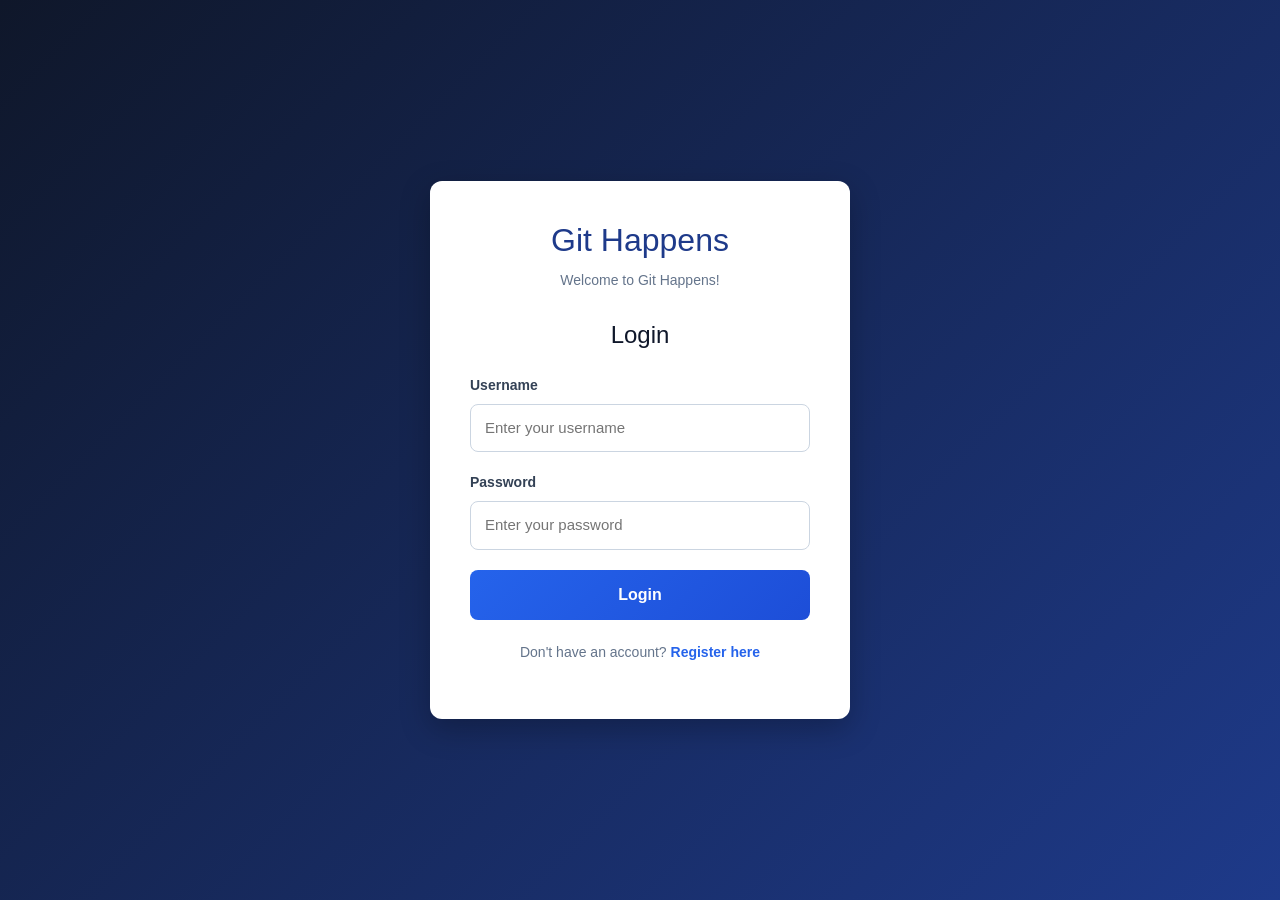
<file: frontend/index.html>
<!DOCTYPE html>
<html lang="en">

<head>
    <meta charset="UTF-8">
    <meta name="viewport" content="width=device-width, initial-scale=1.0">

    <title>Git Happens | Login</title>

    <link href="https://cdn.jsdelivr.net/npm/bootstrap@5.3.3/dist/css/bootstrap.min.css" rel="stylesheet">

    <link rel="stylesheet" href="style.css">
</head>

<body>

    <main class="auth-container container-fluid px-3 px-sm-4">
        <div class="auth-box mx-auto">

            <h1>Git Happens</h1>
            <p class="subtitle">Welcome to Git Happens!</p>

            <!-- Login Section -->
            <section id="login-section">
                <h2>Login</h2>

                <form id="login-form">

                    <div class="auth-input-group">
                        <label for="login-username">Username</label>
                        <input type="text" id="login-username" name="username" placeholder="Enter your username"
                            autocomplete="username" required>
                    </div>

                    <div class="auth-input-group">
                        <label for="login-password">Password</label>
                        <input type="password" id="login-password" name="password" placeholder="Enter your password"
                            autocomplete="current-password" required>
                    </div>

                    <button type="submit" class="auth-button">
                        Login
                    </button>

                </form>

                <p class="switch-text">
                    Don't have an account?
                    <a href="#" id="show-register">Register here</a>
                </p>
            </section>

            <!-- Registration Section -->
            <section id="register-section" hidden>
                <h2>Create an Account</h2>

                <form id="register-form">

                    <div class="auth-input-group">
                        <label for="register-username">Username</label>
                        <input type="text" id="register-username" name="username" placeholder="Choose a username"
                            autocomplete="username" required>
                    </div>

                    <div class="auth-input-group">
                        <label for="register-email">Email</label>
                        <input type="email" id="register-email" name="email" placeholder="Enter your email"
                            autocomplete="email" required>
                    </div>

                    <div class="auth-input-group">
                        <label for="register-password">Password</label>
                        <input type="password" id="register-password" name="password" placeholder="Create a password"
                            autocomplete="new-password" required>
                    </div>

                    <div class="auth-input-group">
                        <label for="confirm-password">Confirm Password</label>
                        <input type="password" id="confirm-password" name="confirmPassword"
                            placeholder="Confirm your password" autocomplete="new-password" required>
                    </div>

                    <button type="submit" class="auth-button">
                        Register
                    </button>

                </form>

                <p class="switch-text">
                    Already have an account?
                    <a href="#" id="show-login">Login here</a>
                </p>
            </section>

            <!-- Authentication Messages -->
            <p id="auth-message" role="status" aria-live="polite"></p>

        </div>
    </main>

    <script src="script.js"></script>

</body>

</html>
</file>
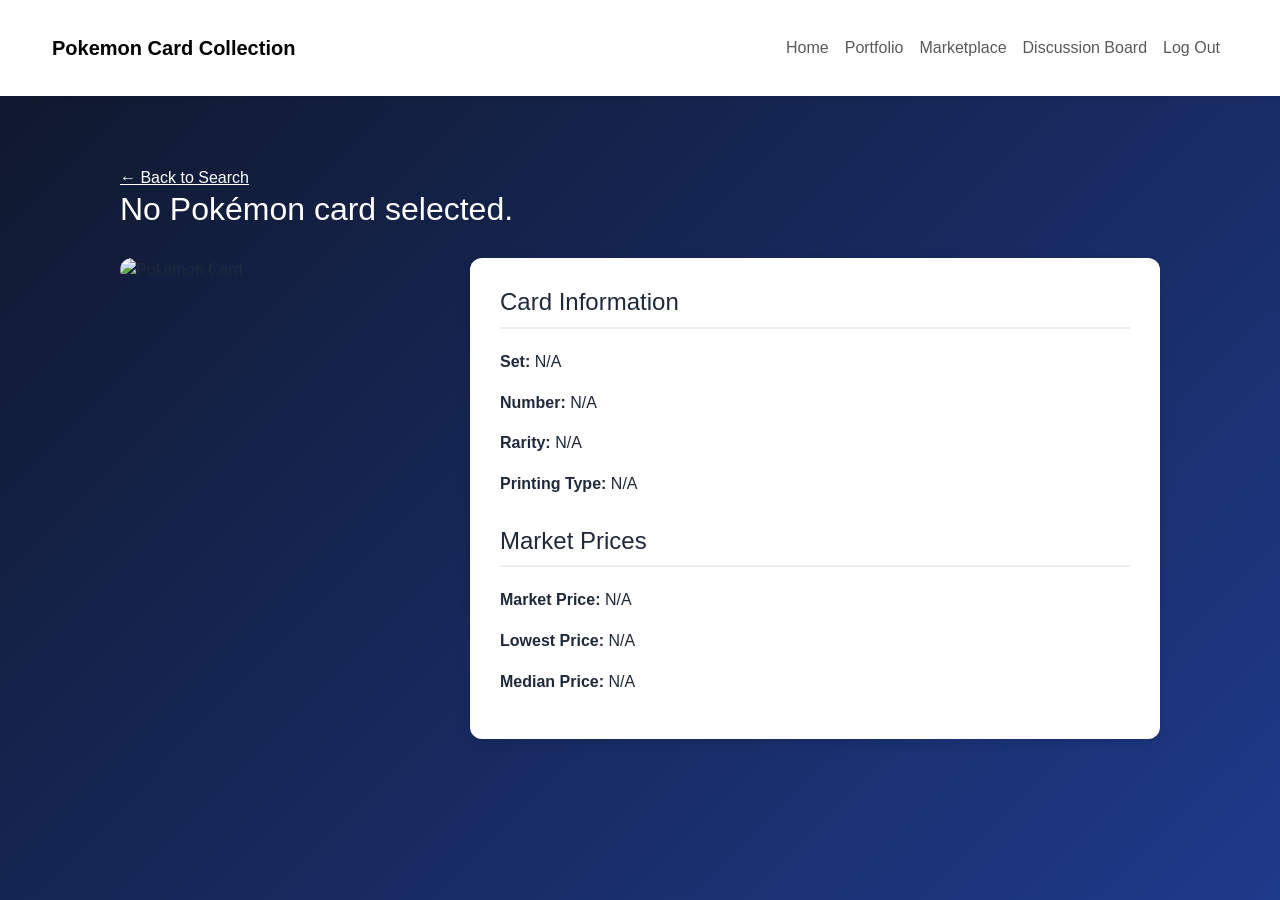
<file: frontend/cardDetails.html>
<!DOCTYPE html>
<html lang="en">

<head>
    <meta charset="UTF-8">
    <meta name="viewport" content="width=device-width, initial-scale=1.0">
    <title>Pokémon Card Details</title>
    <link href="https://cdn.jsdelivr.net/npm/bootstrap@5.3.3/dist/css/bootstrap.min.css" rel="stylesheet">
    <link rel="stylesheet" href="style.css">
</head>

<body>

    <!-- Responsive Bootstrap Navigation -->
<header class="site-header">
    <nav class="navbar navbar-expand-lg navbar-light">
        <div class="container-fluid">

            <!-- Website Brand -->
            <a class="navbar-brand fw-bold" href="homePage.html">
                Pokemon Card Collection
            </a>

            <!-- Mobile Hamburger Button -->
            <button class="navbar-toggler" type="button"
                    data-bs-toggle="collapse"
                    data-bs-target="#mainNavbar"
                    aria-controls="mainNavbar"
                    aria-expanded="false"
                    aria-label="Toggle navigation">
                <span class="navbar-toggler-icon"></span>
            </button>

            <!-- Navigation Links -->
            <div class="collapse navbar-collapse" id="mainNavbar">
                <ul class="navbar-nav ms-auto">

                    <li class="nav-item">
                        <a class="nav-link" href="homePage.html">Home</a>
                    </li>

                    <li class="nav-item">
                        <a class="nav-link" href="collection.html">Portfolio</a>
                    </li>

                    <li class="nav-item">
                        <a class="nav-link" href="marketPlace.html">Marketplace</a>
                    </li>

                    <li class="nav-item">
                        <a class="nav-link" href="discussion.html">Discussion Board</a>
                    </li>

                    <li class="nav-item">
                        <a class="nav-link" href="index.html" id="logout-link">Log Out</a>
                    </li>

                </ul>
            </div>

        </div>
    </nav>
</header>

    <main class="card-details-container">

        <a href="homePage.html" id="back-to-search">← Back to Search</a>

        <h1 id="card-name">Card Details</h1>

        <div class="card-details-content">

            <img id="card-image" alt="Pokémon Card">

            <div class="card-information">

                <h2>Card Information</h2>

                <p><strong>Set:</strong> <span id="card-set">N/A</span></p>
                <p><strong>Number:</strong> <span id="card-number">N/A</span></p>
                <p><strong>Rarity:</strong> <span id="card-rarity">N/A</span></p>
                <p><strong>Printing Type:</strong> <span id="card-printing">N/A</span></p>

                <h2>Market Prices</h2>

                <p><strong>Market Price:</strong> <span id="market-price">N/A</span></p>
                <p><strong>Lowest Price:</strong> <span id="lowest-price">N/A</span></p>
                <p><strong>Median Price:</strong> <span id="median-price">N/A</span></p>

            </div>

        </div>

    </main>

    <script src="https://cdn.jsdelivr.net/npm/bootstrap@5.3.3/dist/js/bootstrap.bundle.min.js"></script>
    <script src="cardDetails.js"></script>

</body>

</html>
</file>
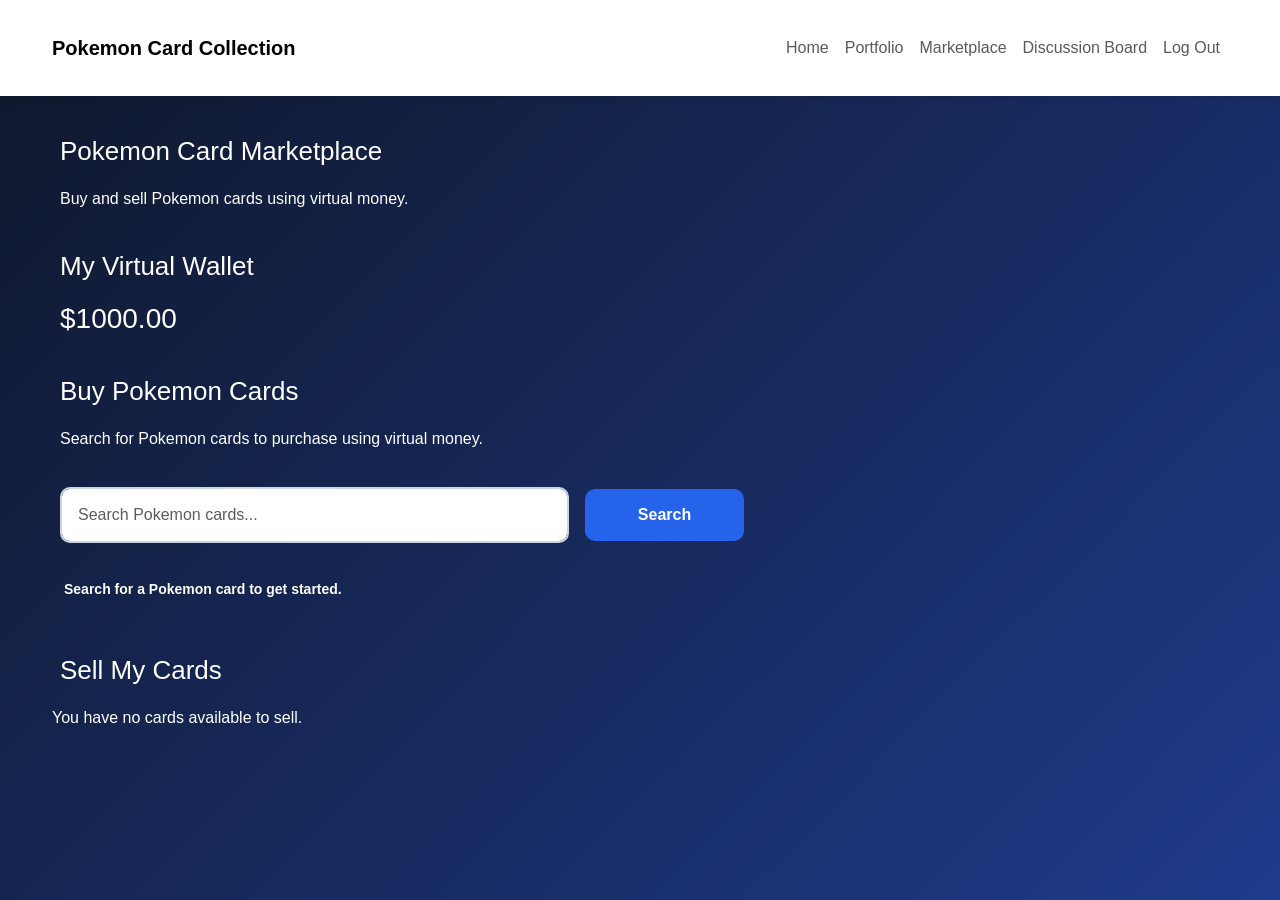
<file: frontend/marketPlace.html>
<!DOCTYPE html>
<html lang="en">

<head>
    <meta charset="UTF-8">
    <meta name="viewport" content="width=device-width, initial-scale=1.0">

    <title>Git Happens | Marketplace</title>

    <!-- Bootstrap 5.3 CSS -->
    <link href="https://cdn.jsdelivr.net/npm/bootstrap@5.3.3/dist/css/bootstrap.min.css" rel="stylesheet">

    <!-- Custom CSS -->
    <link rel="stylesheet" href="style.css">
</head>

<body>
    <!-- Responsive Bootstrap Navigation -->
    <header class="site-header">
        <nav class="navbar navbar-expand-lg navbar-light">
            <div class="container-fluid">

                <!-- Website Brand -->
                <a class="navbar-brand fw-bold" href="homePage.html">
                    Pokemon Card Collection
                </a>

                <!-- Mobile Hamburger Button -->
                <button class="navbar-toggler" type="button" data-bs-toggle="collapse" data-bs-target="#mainNavbar"
                    aria-controls="mainNavbar" aria-expanded="false" aria-label="Toggle navigation">
                    <span class="navbar-toggler-icon"></span>
                </button>

                <!-- Navigation Links -->
                <div class="collapse navbar-collapse" id="mainNavbar">
                    <ul class="navbar-nav ms-auto">

                        <li class="nav-item">
                            <a class="nav-link" href="homePage.html">Home</a>
                        </li>

                        <li class="nav-item">
                            <a class="nav-link" href="collection.html">Portfolio</a>
                        </li>

                        <li class="nav-item">
                            <a class="nav-link" href="marketPlace.html">Marketplace</a>
                        </li>

                        <li class="nav-item">
                            <a class="nav-link" href="discussion.html">Discussion Board</a>
                        </li>

                        <li class="nav-item">
                            <a class="nav-link" href="index.html" id="logout-link">Log Out</a>
                        </li>

                    </ul>
                </div>

            </div>
        </nav>
    </header>

    <main class="homepage-container">
        <section>
            <h2>Pokemon Card Marketplace</h2>
            <p>Buy and sell Pokemon cards using virtual money.</p>
        </section>

        <section>
            <h2>My Virtual Wallet</h2>
            <h3 id="wallet-balance">$0.00</h3>
        </section>


        <section>
            <h2>Buy Pokemon Cards</h2>
            <p>Search for Pokemon cards to purchase using virtual money.</p>

            <!-- Responsive Marketplace Search Form -->
            <form id="marketplace-search-form" class="row g-3 align-items-center">

                <div class="col-12 col-sm-9">
                    <input type="text" id="marketplace-search" class="form-control"
                        placeholder="Search Pokemon cards..." required>
                </div>

                <div class="col-12 col-sm-3">
                    <button type="submit" class="btn btn-primary w-100">
                        Search
                    </button>
                </div>

            </form>

            <p id="marketplace-message"></p>

            <div id="marketplace-cards" class="row g-3">
                <p>Search for a Pokemon card to get started.</p>
            </div>
        </section>


        <section>
            <h2>Sell My Cards</h2>
            <div id="sell-cards" class="row g-3">
                <p>Your collection will appear here.</p>
            </div>
        </section>

    </main>
    <!-- Bootstrap JavaScript -->
    <script src="https://cdn.jsdelivr.net/npm/bootstrap@5.3.3/dist/js/bootstrap.bundle.min.js"></script>

    <!-- Marketplace JavaScript -->
    <script src="marketPlace.js"></script>
</body>

</html>
</file>
<file: frontend/style.css>
/* General Page Styling */
* {
    margin: 0;
    padding: 0;
    box-sizing: border-box;
}

body {
    font-family: Arial, Helvetica, sans-serif;
    background: linear-gradient(135deg, #0f172a, #1e3a8a);
    min-height: 100vh;
    color: #1e293b;
}

/* Authentication Page Layout */
.auth-container {
    display: flex;
    justify-content: center;
    align-items: center;
    min-height: 100vh;
    padding: 20px;
}

/* Login and Registration Card */
.auth-box {
    background-color: #ffffff;
    width: 100%;
    max-width: 420px;
    padding: 40px;
    border-radius: 12px;
    box-shadow: 0 10px 30px rgba(0, 0, 0, 0.25);
    text-align: center;
}

/* Website Title */
.auth-box h1 {
    font-size: 32px;
    color: #1e3a8a;
    margin-bottom: 10px;
}

.subtitle {
    font-size: 14px;
    color: #64748b;
    margin-bottom: 30px;
}

/* Form Headings */
.auth-box h2 {
    font-size: 24px;
    margin-bottom: 25px;
    color: #0f172a;
}

/* Input Groups */
.auth-input-group {
    text-align: left;
    margin-bottom: 20px;
}

.auth-input-group label {
    display: block;
    font-size: 14px;
    font-weight: 600;
    margin-bottom: 8px;
    color: #334155;
}

/* Username and Password Fields */
.auth-input-group input {
    display: block;
    width: 100%;
    padding: 12px 14px;
    border: 1px solid #cbd5e1;
    border-radius: 8px;
    font-size: 15px;
    outline: none;
    transition: border-color 0.2s ease;
}

.auth-input-group input:focus {
    border-color: #2563eb;
    box-shadow: 0 0 0 3px rgba(37, 99, 235, 0.12);
}

/* Login and Register Buttons */
.auth-button {
    width: 100%;
    padding: 13px;
    background: linear-gradient(135deg, #2563eb, #1d4ed8);
    color: white;
    border: none;
    border-radius: 8px;
    font-size: 16px;
    font-weight: 600;
    cursor: pointer;
    transition: background 0.2s ease, transform 0.2s ease;
}

.auth-button:hover {
    background: #1e40af;
    transform: translateY(-1px);
}

.auth-button:active {
    transform: translateY(0);
}

/* Login / Register Navigation */
.switch-text {
    margin-top: 22px;
    font-size: 14px;
    color: #64748b;
}

.switch-text a {
    color: #2563eb;
    font-weight: 600;
    text-decoration: none;
}

.switch-text a:hover {
    text-decoration: underline;
}

/* Authentication Messages */
#auth-message {
    margin-top: 15px;
    font-size: 14px;
    font-weight: 500;
}

#auth-message:empty {
    display: none;
}

/* Hide Inactive Sections */
[hidden] {
    display: none !important;
}

/* Mobile Responsive Styling */
@media (max-width: 480px) {
    .auth-box {
        padding: 28px 22px;
    }

    .auth-box h1 {
        font-size: 28px;
    }

    .auth-box h2 {
        font-size: 21px;
    }
}

/* Homepage Header */
.site-header {
    background-color: #ffffff;
    padding: 20px 40px;
    box-shadow: 0 2px 10px rgba(0, 0, 0, 0.1);
}

/* Header Layout */
.header-container {
    max-width: 1200px;
    margin: 0 auto;
    display: flex;
    justify-content: space-between;
    align-items: center;
    gap: 20px;
}

/* Website Title */
.site-brand h1 {
    font-size: 24px;
    color: #1e3a8a;
}

/* Navigation Links */
.site-nav {
    display: flex;
    align-items: center;
    gap: 25px;
}

.site-nav a {
    color: #334155;
    text-decoration: none;
    font-size: 15px;
    font-weight: 600;
}

.site-nav a:hover {
    color: #2563eb;
}

/* Main Homepage Container */
.homepage-container {
    max-width: 1200px;
    margin: 40px auto;
    padding: 0 20px;
}

/* Mobile Header */
@media (max-width: 600px) {
    .site-header {
        padding: 20px;
    }

    .header-container {
        flex-direction: column;
        text-align: center;
    }

    .site-nav {
        justify-content: center;
    }
}


/* Homepage Content */
.homepage-container {
    max-width: 1200px;
    margin: 40px auto;
    padding: 0 20px;
    color: #ffffff;
}

/* Homepage Sections */
.homepage-container section {
    margin-bottom: 40px;
}

/* Section Headings */
.homepage-container h2 {
    font-size: 26px;
    color: #ffffff;
    margin-bottom: 20px;
}

/* Collection Value */
#collection-value {
    font-size: 32px;
    color: #facc15;
    margin-top: 10px;
}


/* Pokemon Search Form */
#card-search-form {
    display: flex;
    align-items: center;
    gap: 12px;
    width: 100%;
    max-width: 700px;
    margin-top: 20px;
}

/* Search Input */
#pokemon-search {
    flex: 1;
    min-width: 0;
    padding: 16px 20px;
    font-size: 16px;
    border: 2px solid #cbd5e1;
    border-radius: 10px;
    outline: none;
    background-color: #ffffff;
    color: #0f172a;
}

/* Highlight Input When Selected */
#pokemon-search:focus {
    border-color: #3b82f6;
    box-shadow: 0 0 0 3px rgba(59, 130, 246, 0.2);
}

/* Search Button */
#card-search-form button {
    padding: 16px 28px;
    background-color: #2563eb;
    color: white;
    border: none;
    border-radius: 10px;
    font-size: 16px;
    font-weight: 600;
    cursor: pointer;
}

/* Button Hover Effect */
#card-search-form button:hover {
    background-color: #1d4ed8;
}

/* Mobile Search Bar */
@media (max-width: 480px) {
    #card-search-form {
        flex-direction: column;
        align-items: stretch;
    }

    #card-search-form button {
        width: 100%;
    }
}


/* Pokemon Search Results Grid */
/* Bootstrap Responsive Search Results */
#card-results {
    margin-top: 25px;
}

/* Individual Search Result Cards */
/* Individual Bootstrap Card Columns */
#card-results>div {
    background-color: #ffffff;
    background-clip: content-box;
    border-radius: 12px;
    text-align: center;
    color: #0f172a;
    box-shadow: none;
    min-width: 0;
}

/* Content spacing inside each card */
#card-results>div>h3 {
    padding: 20px 12px 0;
}

#card-results>div>img {
    padding: 0 12px;
}

#card-results>div>button {
    width: calc(100% - 24px);
    margin: 0 12px 12px;
}

/* Pokemon Card Images */
#card-results img {
    width: 100%;
    max-width: 180px;
    height: 250px;
    object-fit: contain;
    display: block;
    margin: 0 auto 15px;
}

/* Pokemon Card Names */
#card-results h3 {
    font-size: 18px;
    margin-bottom: 12px;
    color: #1e293b;
}

/* Add to Collection Buttons */
#card-results button {
    width: 100%;
    padding: 12px;
    background-color: #2563eb;
    color: #ffffff;
    border: none;
    border-radius: 8px;
    font-size: 14px;
    font-weight: 600;
    cursor: pointer;
}

/* Button Hover Effect */
#card-results button:hover {
    background-color: #1d4ed8;
}

/* Discussion Board */

.board {
    max-width: 1000px;
    margin: 40px auto;
    padding: 30px;
    background: rgba(255, 255, 255, 0.1);
    border-radius: 15px;
}

.board-header {
    display: flex;
    justify-content: space-between;
    align-items: center;
    gap: 20px;
    margin-bottom: 25px;
}

.board-header h1 {
    margin: 0;
}

.board-button {
    padding: 12px 20px;
    border: none;
    border-radius: 8px;
    background: #2563eb;
    color: white;
    cursor: pointer;
    font-weight: 600;
}

.board-button:hover {
    background: #1d4ed8;
}

.board-button.secondary {
    background: #64748b;
}

.board-form {
    display: flex;
    flex-direction: column;
    gap: 12px;
    margin-bottom: 25px;
}

.board-form input,
.board-form textarea {
    width: 100%;
    padding: 12px;
    border: 1px solid #cbd5e1;
    border-radius: 8px;
    box-sizing: border-box;
    font: inherit;
    color: #000000;
    background: white;
}

.form-actions {
    display: flex;
    gap: 10px;
}

.post-list,
.reply-list {
    list-style: none;
    padding: 0;
}

.post-list li,
.reply-list li,
.post-full {
    padding: 20px;
    margin-bottom: 15px;
    background: rgba(255, 255, 255, 0.12);
    border-radius: 10px;
}

.muted,
.meta {
    opacity: 0.75;
}

.board [hidden] {
    display: none !important;
}

/* Pokémon Card Details Page */

.card-details-container {
    max-width: 1100px;
    margin: 40px auto;
    padding: 30px;
}

.card-details-container h1 {
    font-size: 32px;
    margin-bottom: 30px;
}

.card-details-content {
    display: flex;
    align-items: flex-start;
    gap: 50px;
    margin-top: 30px;
}

#card-image {
    width: 300px;
    max-width: 100%;
    height: auto;
    border-radius: 12px;
}

.card-information {
    flex: 1;
    background-color: #ffffff;
    padding: 30px;
    border-radius: 12px;
    box-shadow: 0 4px 12px rgba(0, 0, 0, 0.1);
}

.card-information h2 {
    font-size: 24px;
    margin-bottom: 20px;
    padding-bottom: 10px;
    border-bottom: 2px solid #eeeeee;
}

.card-information p {
    font-size: 16px;
    margin-bottom: 15px;
    line-height: 1.6;
}

.card-information h2:not(:first-child) {
    margin-top: 30px;
}

/* Responsive layout for smaller screens */

@media (max-width: 768px) {
    .card-details-content {
        flex-direction: column;
        align-items: center;
        gap: 25px;
    }

    .card-information {
        width: 100%;
        box-sizing: border-box;
    }

    .card-details-container {
        padding: 20px;
    }
}

/* Card Details Heading and Back Link */

.card-details-container h1 {
    color: white;
}

.card-details-container>a {
    color: #ffffff;
    text-decoration: underline;
}

.card-details-container>a:hover {
    color: #ffcc00;
}


/*BROWSE POKEMON CARDS SECTION*/

#browse-section {
    margin: 30px 0;
}

.browse-controls {
    display: flex;
    align-items: center;
    gap: 12px;
    margin: 15px 0 20px;
}

#browse-sort {
    padding: 10px 14px;
    border: 1px solid #cbd5e1;
    border-radius: 8px;
    font-size: 14px;
    cursor: pointer;
}

/* Bootstrap Responsive Browse Results */
#browse-results {
    margin-top: 20px;
}

/* Individual Browse Card Columns */
#browse-results>div {
    min-width: 0;
    color: #1e293b;
    text-align: center;
    transition: transform 0.2s ease;
}

/* White card background inside Bootstrap columns */
#browse-results>div::before {
    content: "";
    position: absolute;
    inset: 0 12px;
    background: #ffffff;
    border-radius: 12px;
    z-index: -1;
}

#browse-results>div {
    position: relative;
    isolation: isolate;
    padding-top: 15px;
    padding-bottom: 15px;
}

#browse-results>div:hover {
    transform: translateY(-5px);
    box-shadow: 0 8px 20px rgba(0, 0, 0, 0.2);
}

#browse-results img {
    width: 100%;
    max-width: 180px;
    height: 250px;
    object-fit: contain;
}

#browse-results h3 {
    font-size: 16px;
    margin: 10px 0;
}

#browse-results p {
    font-size: 14px;
    font-weight: 600;
}

@media (max-width: 600px) {
    .browse-controls {
        flex-direction: column;
        align-items: flex-start;
    }
}

/* ---------------------------------------------
   RESPONSIVE POKEMON SEARCH FORM
--------------------------------------------- */

@media (max-width: 480px) {
    #card-search-form {
        flex-direction: column;
        align-items: stretch;
        gap: 12px;
    }

    #pokemon-search {
        width: 100%;
        min-width: 0;
    }

    #card-search-form button {
        width: 100%;
    }
}

/* ---------------------------------------------
   RESPONSIVE PORTFOLIO CARDS
--------------------------------------------- */

/* Portfolio Card Columns */
#my-collection>div {
    min-width: 0;
    text-align: center;
}

/* Card Content */
#my-collection>div>h3,
#my-collection>div>img,
#my-collection>div>button {
    position: relative;
}

/* White Card Background */
#my-collection>div {
    background: linear-gradient(#ffffff, #ffffff) content-box;
    border-radius: 12px;
    color: #1e293b;
    padding-top: 15px;
    padding-bottom: 15px;
}

/* Pokemon Card Names */
#my-collection h3 {
    font-size: 18px;
    padding: 15px 12px 0;
    margin-bottom: 12px;
}

/* Pokemon Card Images */
#my-collection img {
    display: block;
    width: 100%;
    max-width: 180px;
    height: 250px;
    object-fit: contain;
    margin: 0 auto 15px;
    padding: 0 12px;
}

/* ---------------------------------------------
   RESPONSIVE PORTFOLIO BUTTONS
--------------------------------------------- */

/* Both Portfolio Buttons */
#my-collection button {
    display: block;
    width: calc(100% - 24px);
    margin: 0 12px 12px;
    padding: 12px;
    color: #ffffff;
    border: none;
    border-radius: 8px;
    font-size: 14px;
    font-weight: 600;
    cursor: pointer;
}

/* Details Button */
#my-collection button:first-of-type {
    background-color: #2563eb;
}

#my-collection button:first-of-type:hover {
    background-color: #1d4ed8;
}

/* Remove Button */
#my-collection button:last-of-type {
    background-color: #dc2626;
}

#my-collection button:last-of-type:hover {
    background-color: #b91c1c;
}
/* ---------------------------------------------
   RESPONSIVE WATCHLIST CARDS
--------------------------------------------- */

/* Watchlist Card Columns */
#my-watchlist>div {
    min-width: 0;
    text-align: center;
    color: #1e293b;
    background: linear-gradient(#ffffff, #ffffff) content-box;
    border-radius: 12px;
    padding-top: 15px;
    padding-bottom: 15px;
}

/* Pokemon Card Names */
#my-watchlist h3 {
    font-size: 18px;
    padding: 15px 12px 0;
    margin-bottom: 12px;
}

/* Pokemon Card Images */
#my-watchlist img {
    display: block;
    width: 100%;
    max-width: 180px;
    height: 250px;
    object-fit: contain;
    margin: 0 auto 15px;
    padding: 0 12px;
}

/* Market Price and Target Price */
#my-watchlist p {
    font-size: 14px;
    padding: 0 12px;
    margin-bottom: 15px;
    overflow-wrap: anywhere;
}

/* Stop Watching Button */
#my-watchlist button {
    display: block;
    width: calc(100% - 24px);
    margin: 0 12px 12px;
    padding: 12px;
    background-color: #dc2626;
    color: #ffffff;
    border: none;
    border-radius: 8px;
    font-size: 14px;
    font-weight: 600;
    cursor: pointer;
}

#my-watchlist button:hover {
    background-color: #b91c1c;
}

/* ---------------------------------------------
   RESPONSIVE MARKETPLACE SEARCH FORM
--------------------------------------------- */

#marketplace-search-form {
    max-width: 700px;
    margin-top: 20px;
}

/* Search Input */
#marketplace-search {
    width: 100%;
    padding: 14px 16px;
    border: 2px solid #cbd5e1;
    border-radius: 10px;
    font-size: 16px;
    background-color: #ffffff;
    color: #0f172a;
}

#marketplace-search:focus {
    border-color: #3b82f6;
    box-shadow: 0 0 0 3px rgba(59, 130, 246, 0.2);
}

/* Search Button */
#marketplace-search-form button {
    padding: 14px 20px;
    background-color: #2563eb;
    color: #ffffff;
    border: none;
    border-radius: 10px;
    font-size: 16px;
    font-weight: 600;
}

#marketplace-search-form button:hover {
    background-color: #1d4ed8;
}

/* Mobile Adjustments */
@media (max-width: 575.98px) {
    #marketplace-search-form {
        margin-top: 15px;
    }
}

/* ---------------------------------------------
   RESPONSIVE MARKETPLACE BUY CARDS
--------------------------------------------- */

/* Marketplace Card Grid */
#marketplace-cards {
    margin-top: 20px;
}

/* Individual Buy Card Columns */
#marketplace-cards>div {
    min-width: 0;
    text-align: center;
    color: #1e293b;
    background: linear-gradient(#ffffff, #ffffff) content-box;
    border-radius: 12px;
    padding-top: 15px;
    padding-bottom: 15px;
}

/* Pokemon Card Names */
#marketplace-cards h3 {
    font-size: 18px;
    padding: 15px 12px 0;
    margin-bottom: 12px;
}

/* Pokemon Card Images */
#marketplace-cards img {
    display: block;
    width: 100%;
    max-width: 180px;
    height: 250px;
    object-fit: contain;
    margin: 0 auto 15px;
    padding: 0 12px;
}

/* Market Price */
#marketplace-cards p {
    font-size: 14px;
    font-weight: 600;
    padding: 0 12px;
    margin-bottom: 15px;
}

/* Buy Card Button */
#marketplace-cards button {
    display: block;
    width: calc(100% - 24px);
    margin: 0 12px 12px;
    padding: 12px;
    background-color: #2563eb;
    color: white;
    border: none;
    border-radius: 8px;
    font-size: 14px;
    font-weight: 600;
    cursor: pointer;
}

#marketplace-cards button:hover:not(:disabled) {
    background-color: #1d4ed8;
}

/* Disabled Buy Button */
#marketplace-cards button:disabled {
    background-color: #94a3b8;
    cursor: not-allowed;
}

/* ---------------------------------------------
   RESPONSIVE MARKETPLACE SELL CARDS
--------------------------------------------- */

/* Sell Cards Grid */
#sell-cards {
    margin-top: 20px;
}

/* Individual Sell Card Columns */
#sell-cards>div {
    min-width: 0;
    text-align: center;
    color: #1e293b;
    background: linear-gradient(#ffffff, #ffffff) content-box;
    border-radius: 12px;
    padding-top: 15px;
    padding-bottom: 15px;
}

/* Pokemon Card Names */
#sell-cards h3 {
    font-size: 18px;
    padding: 15px 12px 0;
    margin-bottom: 12px;
}

/* Pokemon Card Images */
#sell-cards img {
    display: block;
    width: 100%;
    max-width: 180px;
    height: 250px;
    object-fit: contain;
    margin: 0 auto 15px;
    padding: 0 12px;
}

/* Market Price */
#sell-cards p {
    font-size: 14px;
    font-weight: 600;
    padding: 0 12px;
    margin-bottom: 15px;
    overflow-wrap: anywhere;
}

/* Sell Card Button */
#sell-cards button {
    display: block;
    width: calc(100% - 24px);
    margin: 0 12px 12px;
    padding: 12px;
    background-color: #dc2626;
    color: #ffffff;
    border: none;
    border-radius: 8px;
    font-size: 14px;
    font-weight: 600;
    cursor: pointer;
}

#sell-cards button:hover {
    background-color: #b91c1c;
}

/* ---------------------------------------------
   RESPONSIVE DISCUSSION BOARD
--------------------------------------------- */

/* Discussion Board Container */
.board {
    width: calc(100% - 32px);
    max-width: 1000px;
    margin: 40px auto;
    padding: 30px;
}

/* Discussion Header */
.board-header {
    display: flex;
    justify-content: space-between;
    align-items: center;
    gap: 20px;
}

/* Mobile Discussion Board */
@media (max-width: 575.98px) {

    .board {
        margin: 20px auto;
        padding: 20px 15px;
    }

    .board-header {
        flex-direction: column;
        align-items: stretch;
        gap: 15px;
    }

    .board-header h1 {
        font-size: 26px;
        overflow-wrap: anywhere;
    }

    #new-post-button {
        width: 100%;
    }
}

/* ---------------------------------------------
   RESPONSIVE DISCUSSION BOARD FORMS
--------------------------------------------- */

/* Prevent form fields from overflowing */
.board-form {
    width: 100%;
    min-width: 0;
}

.board-form input,
.board-form textarea {
    display: block;
    width: 100%;
    max-width: 100%;
    min-width: 0;
}

/* Allow action buttons to wrap */
.form-actions {
    display: flex;
    flex-wrap: wrap;
    gap: 10px;
}

/* Mobile Form Adjustments */
@media (max-width: 575.98px) {

    .board-form label {
        font-size: 14px;
    }

    .board-form input,
    .board-form textarea {
        font-size: 16px;
    }

    .form-actions {
        flex-direction: column;
        align-items: stretch;
    }

    .form-actions .board-button {
        width: 100%;
    }

    #back-button {
        width: 100%;
    }
}
/* Discussion Board Text Colors */
.board {
    color: #ffffff;
}

.board-header h1,
.post-full h1,
#replies-heading {
    color: #ffffff;
}
</file>
